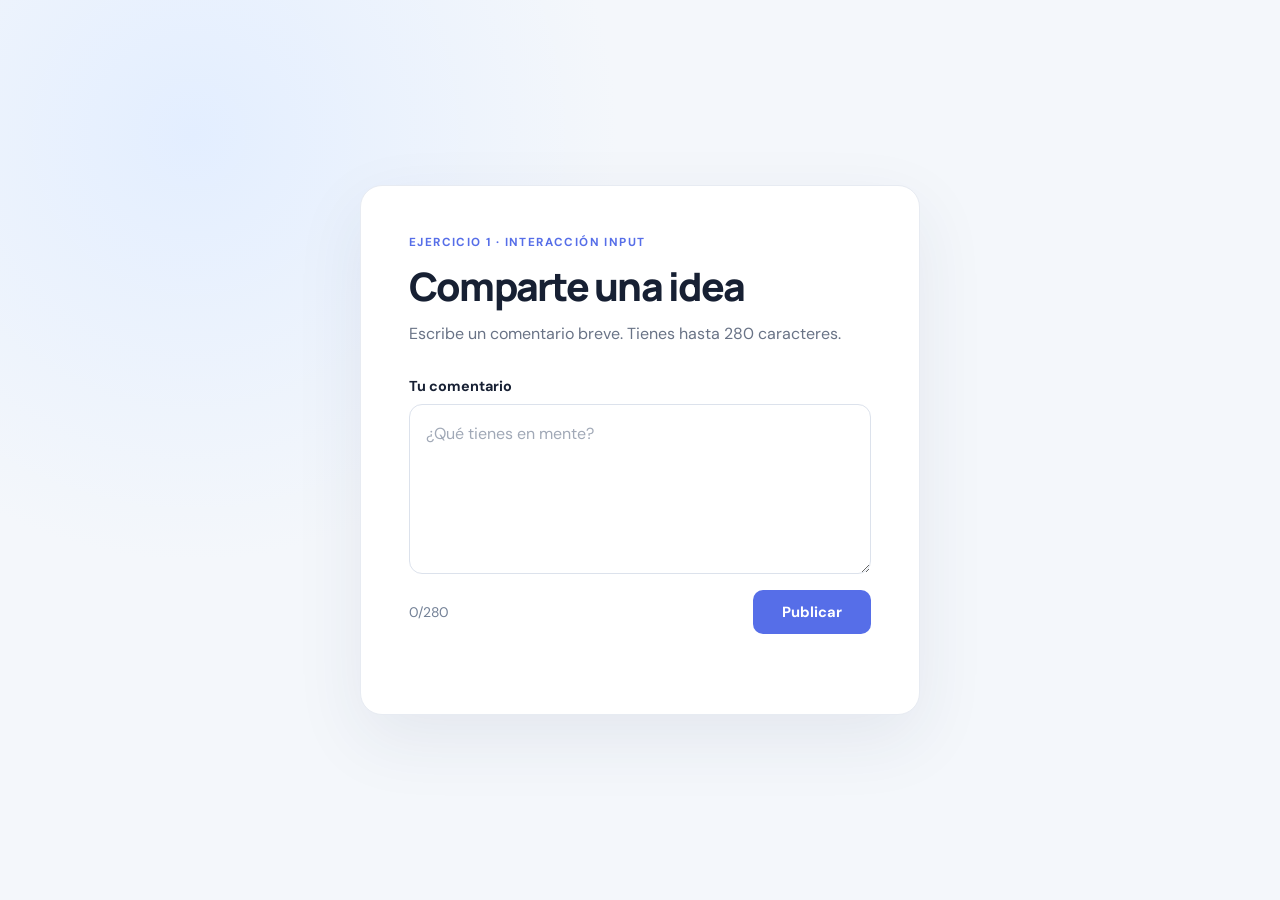
<file: ejercicio1/index.html>
<!doctype html>
<html lang="es">
<head>
  <meta charset="utf-8">
  <meta name="viewport" content="width=device-width, initial-scale=1">
  <meta name="theme-color" content="#f4f7fb">
  <title>Comentario con límite</title>
  <link rel="stylesheet" href="styles.css">
  <script src="app.js" defer></script>
</head>
<body>
  <main class="card">
    <p class="eyebrow">EJERCICIO 1 · INTERACCIÓN INPUT</p>
    <h1>Comparte una idea</h1>
    <p class="intro">Escribe un comentario breve. Tienes hasta 280 caracteres.</p>
    <form id="comment-form">
      <label for="comment">Tu comentario</label>
      <textarea id="comment" name="comment" maxlength="280" placeholder="¿Qué tienes en mente?" aria-describedby="counter" required></textarea>
      <div class="form-footer">
        <span id="counter" class="counter" aria-live="polite">0/280</span>
        <button id="publish" type="submit">Publicar</button>
      </div>
      <p id="status" class="status" role="status" aria-live="polite"></p>
    </form>
  </main>
</body>
</html>
</file>
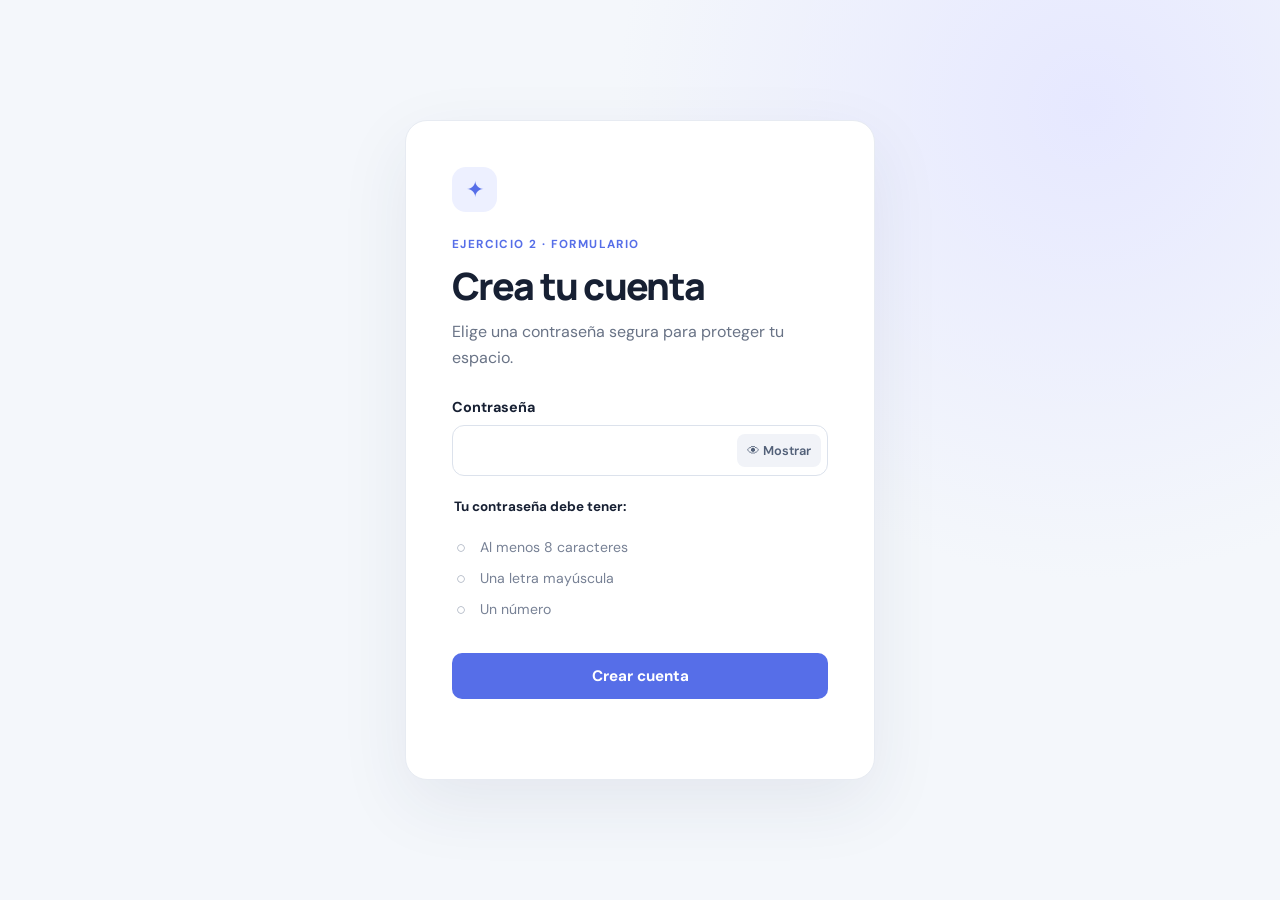
<file: ejercicio2/index.html>
<!doctype html>
<html lang="es">
<head>
  <meta charset="utf-8">
  <meta name="viewport" content="width=device-width, initial-scale=1">
  <meta name="theme-color" content="#f4f7fb">
  <title>Contraseña segura</title>
  <link rel="stylesheet" href="styles.css">
  <script src="app.js" defer></script>
</head>
<body>
  <main class="card">
    <div class="icon" aria-hidden="true">✦</div>
    <p class="eyebrow">EJERCICIO 2 · FORMULARIO</p>
    <h1>Crea tu cuenta</h1>
    <p class="intro">Elige una contraseña segura para proteger tu espacio.</p>
    <form id="signup-form" novalidate>
      <label for="password">Contraseña</label>
      <div class="password-wrap">
        <input id="password" name="password" type="password" autocomplete="new-password" aria-describedby="requirements" required>
        <button id="toggle-password" class="toggle" type="button" aria-pressed="false">👁 Mostrar</button>
      </div>
      <fieldset id="requirements" class="requirements">
        <legend>Tu contraseña debe tener:</legend>
        <p data-rule="length"><span aria-hidden="true">○</span> Al menos 8 caracteres</p>
        <p data-rule="uppercase"><span aria-hidden="true">○</span> Una letra mayúscula</p>
        <p data-rule="number"><span aria-hidden="true">○</span> Un número</p>
      </fieldset>
      <button class="submit" type="submit">Crear cuenta</button>
      <p id="status" class="status" role="status" aria-live="polite"></p>
    </form>
  </main>
</body>
</html>
</file>
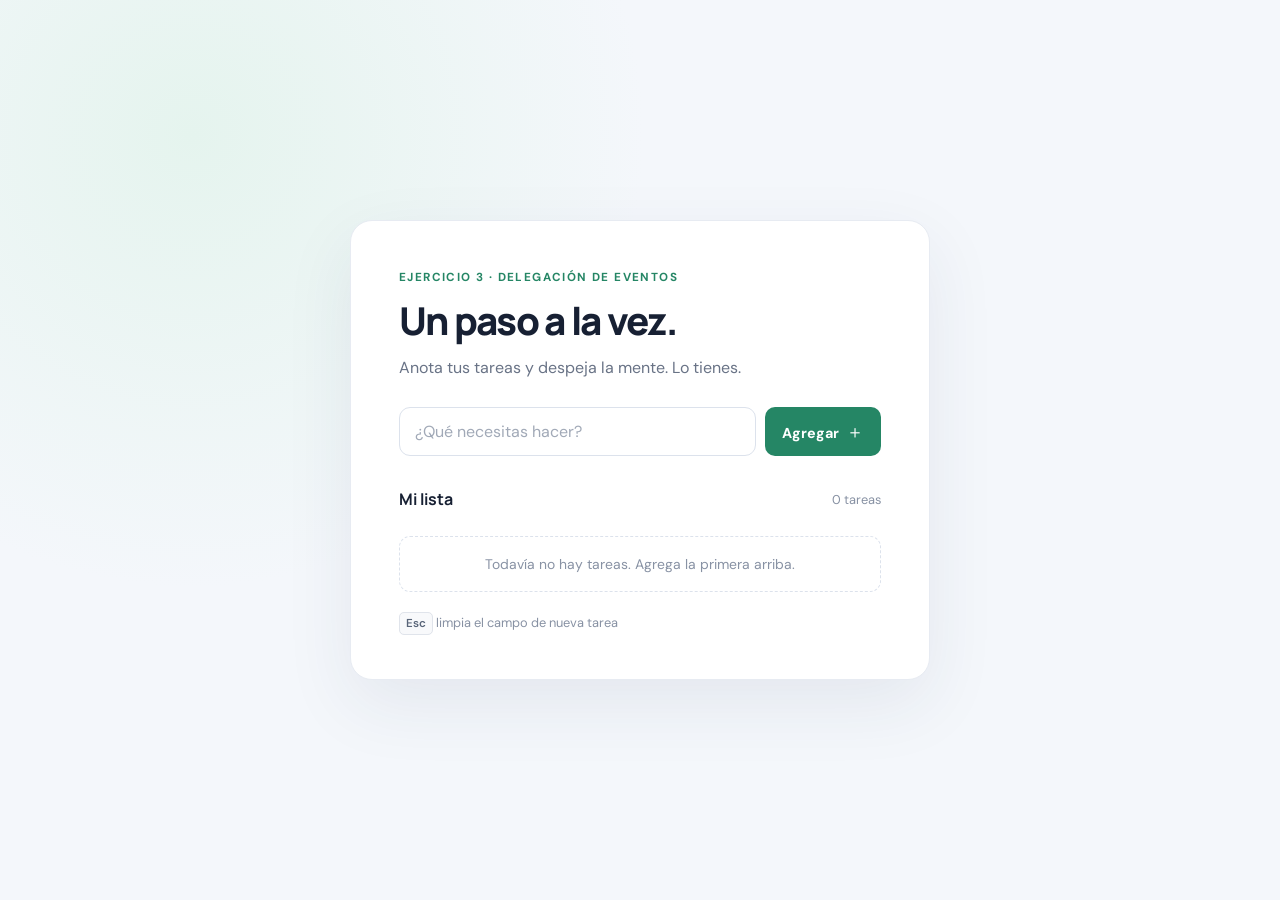
<file: ejercicio3/index.html>
<!doctype html>
<html lang="es">
<head>
  <meta charset="utf-8">
  <meta name="viewport" content="width=device-width, initial-scale=1">
  <meta name="theme-color" content="#f4f7fb">
  <title>Lista de tareas</title>
  <link rel="stylesheet" href="styles.css">
  <script src="app.js" defer></script>
</head>
<body>
  <main class="card">
    <p class="eyebrow">EJERCICIO 3 · DELEGACIÓN DE EVENTOS</p>
    <h1>Un paso a la vez.</h1>
    <p class="intro">Anota tus tareas y despeja la mente. Lo tienes.</p>
    <form id="task-form" class="task-form">
      <label class="sr-only" for="task-input">Nueva tarea</label>
      <input id="task-input" name="task" type="text" placeholder="¿Qué necesitas hacer?" autocomplete="off" required>
      <button type="submit">Agregar <span aria-hidden="true">＋</span></button>
    </form>
    <div class="list-heading"><h2>Mi lista</h2><span id="task-count">0 tareas</span></div>
    <ul id="task-list" aria-label="Tareas pendientes"></ul>
    <p id="empty-state" class="empty-state">Todavía no hay tareas. Agrega la primera arriba.</p>
    <p class="hint"><kbd>Esc</kbd> limpia el campo de nueva tarea</p>
  </main>
</body>
</html>
</file>
<file: ejercicio1/styles.css>
@import url('https://fonts.googleapis.com/css2?family=DM+Sans:wght@400;500;600;700&family=Manrope:wght@600;700;800&display=swap');

:root { font-family: 'DM Sans', sans-serif; color: #172033; background: #f4f7fb; font-synthesis: none; }
* { box-sizing: border-box; }
body { min-height: 100vh; margin: 0; display: grid; place-items: center; padding: 24px; background: radial-gradient(circle at 15% 15%, #e3eeff 0, transparent 32%), #f4f7fb; }
.card { width: min(100%, 560px); padding: clamp(28px, 6vw, 48px); background: #fff; border: 1px solid #e7ebf2; border-radius: 22px; box-shadow: 0 24px 70px #26395b14; }
.eyebrow { margin: 0 0 14px; color: #566ee8; font-size: .73rem; font-weight: 700; letter-spacing: .12em; }
h1 { margin: 0; font: 800 clamp(1.8rem, 5vw, 2.45rem)/1.15 Manrope, sans-serif; letter-spacing: -.045em; }
.intro { margin: 12px 0 30px; color: #697386; line-height: 1.6; }
label { display: block; margin-bottom: 9px; font-size: .9rem; font-weight: 700; }
textarea { display: block; width: 100%; min-height: 170px; resize: vertical; padding: 16px; color: inherit; font: inherit; line-height: 1.6; border: 1px solid #dce2ec; border-radius: 13px; outline: none; transition: border-color .2s, box-shadow .2s; }
textarea:focus { border-color: #6678ed; box-shadow: 0 0 0 4px #6678ed1c; }
textarea::placeholder { color: #a1a9b7; }
.form-footer { display: flex; justify-content: space-between; align-items: center; gap: 16px; margin-top: 16px; }
.counter { color: #738096; font-size: .87rem; font-variant-numeric: tabular-nums; }
.counter.warning { color: #df8615; font-weight: 700; }
.counter.limit { color: #d83e4c; font-weight: 700; }
button { min-width: 118px; padding: 12px 20px; border: 0; border-radius: 10px; background: #566ee8; color: #fff; font: 700 .92rem 'DM Sans', sans-serif; cursor: pointer; transition: transform .15s, background .2s; }
button:hover:not(:disabled) { background: #4057ce; transform: translateY(-1px); }
button:focus-visible { outline: 3px solid #9eabff; outline-offset: 3px; }
button:disabled { background: #c5cada; cursor: not-allowed; }
.status { min-height: 1.4em; margin: 12px 0 0; color: #21845a; font-size: .9rem; }
</file>
<file: ejercicio2/styles.css>
@import url('https://fonts.googleapis.com/css2?family=DM+Sans:wght@400;500;600;700&family=Manrope:wght@600;700;800&display=swap');

:root { font-family: 'DM Sans', sans-serif; color: #172033; background: #f4f7fb; font-synthesis: none; }
* { box-sizing: border-box; }
body { min-height: 100vh; margin: 0; display: grid; place-items: center; padding: 24px; background: radial-gradient(circle at 85% 12%, #e6e8ff 0, transparent 35%), #f4f7fb; }
.card { width: min(100%, 470px); padding: clamp(28px, 6vw, 46px); background: #fff; border: 1px solid #e7ebf2; border-radius: 22px; box-shadow: 0 24px 70px #26395b14; }
.icon { width: 45px; height: 45px; display: grid; place-items: center; margin-bottom: 24px; border-radius: 14px; background: #edf0ff; color: #566ee8; font-size: 1.4rem; }
.eyebrow { margin: 0 0 12px; color: #566ee8; font-size: .73rem; font-weight: 700; letter-spacing: .12em; }
h1 { margin: 0; font: 800 clamp(1.8rem, 5vw, 2.35rem)/1.15 Manrope, sans-serif; letter-spacing: -.045em; }
.intro { margin: 12px 0 28px; color: #697386; line-height: 1.6; }
label { display: block; margin-bottom: 9px; font-size: .9rem; font-weight: 700; }
.password-wrap { display: flex; align-items: center; gap: 8px; padding: 5px 6px 5px 13px; border: 1px solid #dce2ec; border-radius: 12px; transition: border-color .2s, box-shadow .2s; }
.password-wrap:focus-within { border-color: #6678ed; box-shadow: 0 0 0 4px #6678ed1c; }
input { width: 100%; min-width: 0; padding: 9px 0; border: 0; outline: 0; color: inherit; font: inherit; }
.toggle { flex: 0 0 auto; padding: 8px 10px; border: 0; border-radius: 8px; background: #f1f3f8; color: #526078; font: 600 .8rem 'DM Sans', sans-serif; cursor: pointer; }
.toggle:hover { background: #e9ecf4; }
.requirements { margin: 22px 0 24px; padding: 0; border: 0; }
.requirements legend { margin-bottom: 12px; font-size: .84rem; font-weight: 700; }
.requirements p { display: flex; align-items: center; gap: 10px; margin: 9px 0; color: #778195; font-size: .88rem; transition: color .2s; }
.requirements p span { width: 18px; color: #aab2c0; font-size: 1.05rem; text-align: center; }
.requirements p.met { color: #20875d; }
.requirements p.met span { color: #20875d; font-weight: 700; }
.submit { width: 100%; padding: 13px 18px; border: 0; border-radius: 10px; background: #566ee8; color: #fff; font: 700 .95rem 'DM Sans', sans-serif; cursor: pointer; transition: background .2s, transform .15s; }
.submit:hover { background: #4057ce; transform: translateY(-1px); }
button:focus-visible { outline: 3px solid #9eabff; outline-offset: 3px; }
.status { min-height: 1.4em; margin: 14px 0 0; color: #21845a; font-size: .9rem; text-align: center; }
</file>
<file: ejercicio3/styles.css>
@import url('https://fonts.googleapis.com/css2?family=DM+Sans:wght@400;500;600;700&family=Manrope:wght@600;700;800&display=swap');

:root { font-family: 'DM Sans', sans-serif; color: #172033; background: #f4f7fb; font-synthesis: none; }
* { box-sizing: border-box; }
body { min-height: 100vh; margin: 0; display: grid; place-items: center; padding: 24px; background: radial-gradient(circle at 15% 15%, #e5f4ee 0, transparent 34%), #f4f7fb; }
.card { width: min(100%, 580px); padding: clamp(28px, 6vw, 48px); background: #fff; border: 1px solid #e7ebf2; border-radius: 22px; box-shadow: 0 24px 70px #26395b14; }
.eyebrow { margin: 0 0 14px; color: #258665; font-size: .73rem; font-weight: 700; letter-spacing: .12em; }
h1 { margin: 0; font: 800 clamp(1.8rem, 5vw, 2.4rem)/1.15 Manrope, sans-serif; letter-spacing: -.045em; }
.intro { margin: 12px 0 27px; color: #697386; line-height: 1.6; }
.task-form { display: flex; gap: 9px; }
.task-form input { flex: 1; min-width: 0; padding: 13px 15px; border: 1px solid #dce2ec; border-radius: 11px; outline: 0; color: inherit; font: inherit; transition: border-color .2s, box-shadow .2s; }
.task-form input:focus { border-color: #3b9c78; box-shadow: 0 0 0 4px #3b9c781c; }
.task-form input::placeholder { color: #a1a9b7; }
.task-form button { padding: 0 17px; border: 0; border-radius: 10px; background: #258665; color: #fff; font: 700 .9rem 'DM Sans', sans-serif; white-space: nowrap; cursor: pointer; transition: background .2s, transform .15s; }
.task-form button:hover { background: #187354; transform: translateY(-1px); }
.task-form button span { margin-left: 4px; font-size: 1.1rem; }
button:focus-visible { outline: 3px solid #8ed0b6; outline-offset: 3px; }
.list-heading { display: flex; justify-content: space-between; align-items: center; margin: 32px 0 12px; }
.list-heading h2 { margin: 0; font: 700 1rem Manrope, sans-serif; }
.list-heading span { color: #8791a3; font-size: .8rem; }
#task-list { display: grid; gap: 9px; margin: 0; padding: 0; list-style: none; }
.task-item { display: flex; align-items: center; gap: 10px; padding: 11px 12px; border: 1px solid #edf0f5; border-radius: 11px; background: #fff; animation: appear .18s ease-out; }
.task-text { flex: 1; min-width: 0; overflow-wrap: anywhere; line-height: 1.45; }
.task-item.completed .task-text { color: #98a1af; text-decoration: line-through; }
.task-action { width: 34px; height: 34px; display: grid; place-items: center; border: 0; border-radius: 9px; background: #f1f4f7; color: #667286; font: 700 1rem 'DM Sans', sans-serif; cursor: pointer; transition: background .18s, color .18s; }
.task-action[data-action="toggle"]:hover { background: #e3f4ec; color: #20875d; }
.task-action[data-action="delete"]:hover { background: #fff0f0; color: #d83e4c; }
.empty-state { padding: 18px; border: 1px dashed #dce2ec; border-radius: 11px; color: #8892a4; font-size: .87rem; text-align: center; }
.hint { margin: 22px 0 0; color: #8791a3; font-size: .8rem; }
kbd { padding: 3px 6px; border: 1px solid #e0e4eb; border-radius: 5px; background: #f8f9fb; color: #596579; font: 600 .72rem 'DM Sans', sans-serif; }
.sr-only { position: absolute; width: 1px; height: 1px; padding: 0; margin: -1px; overflow: hidden; clip: rect(0, 0, 0, 0); white-space: nowrap; border: 0; }
@keyframes appear { from { opacity: 0; transform: translateY(4px); } to { opacity: 1; transform: translateY(0); } }
@media (max-width: 430px) { .task-form { flex-direction: column; } .task-form button { min-height: 46px; } }
</file>
